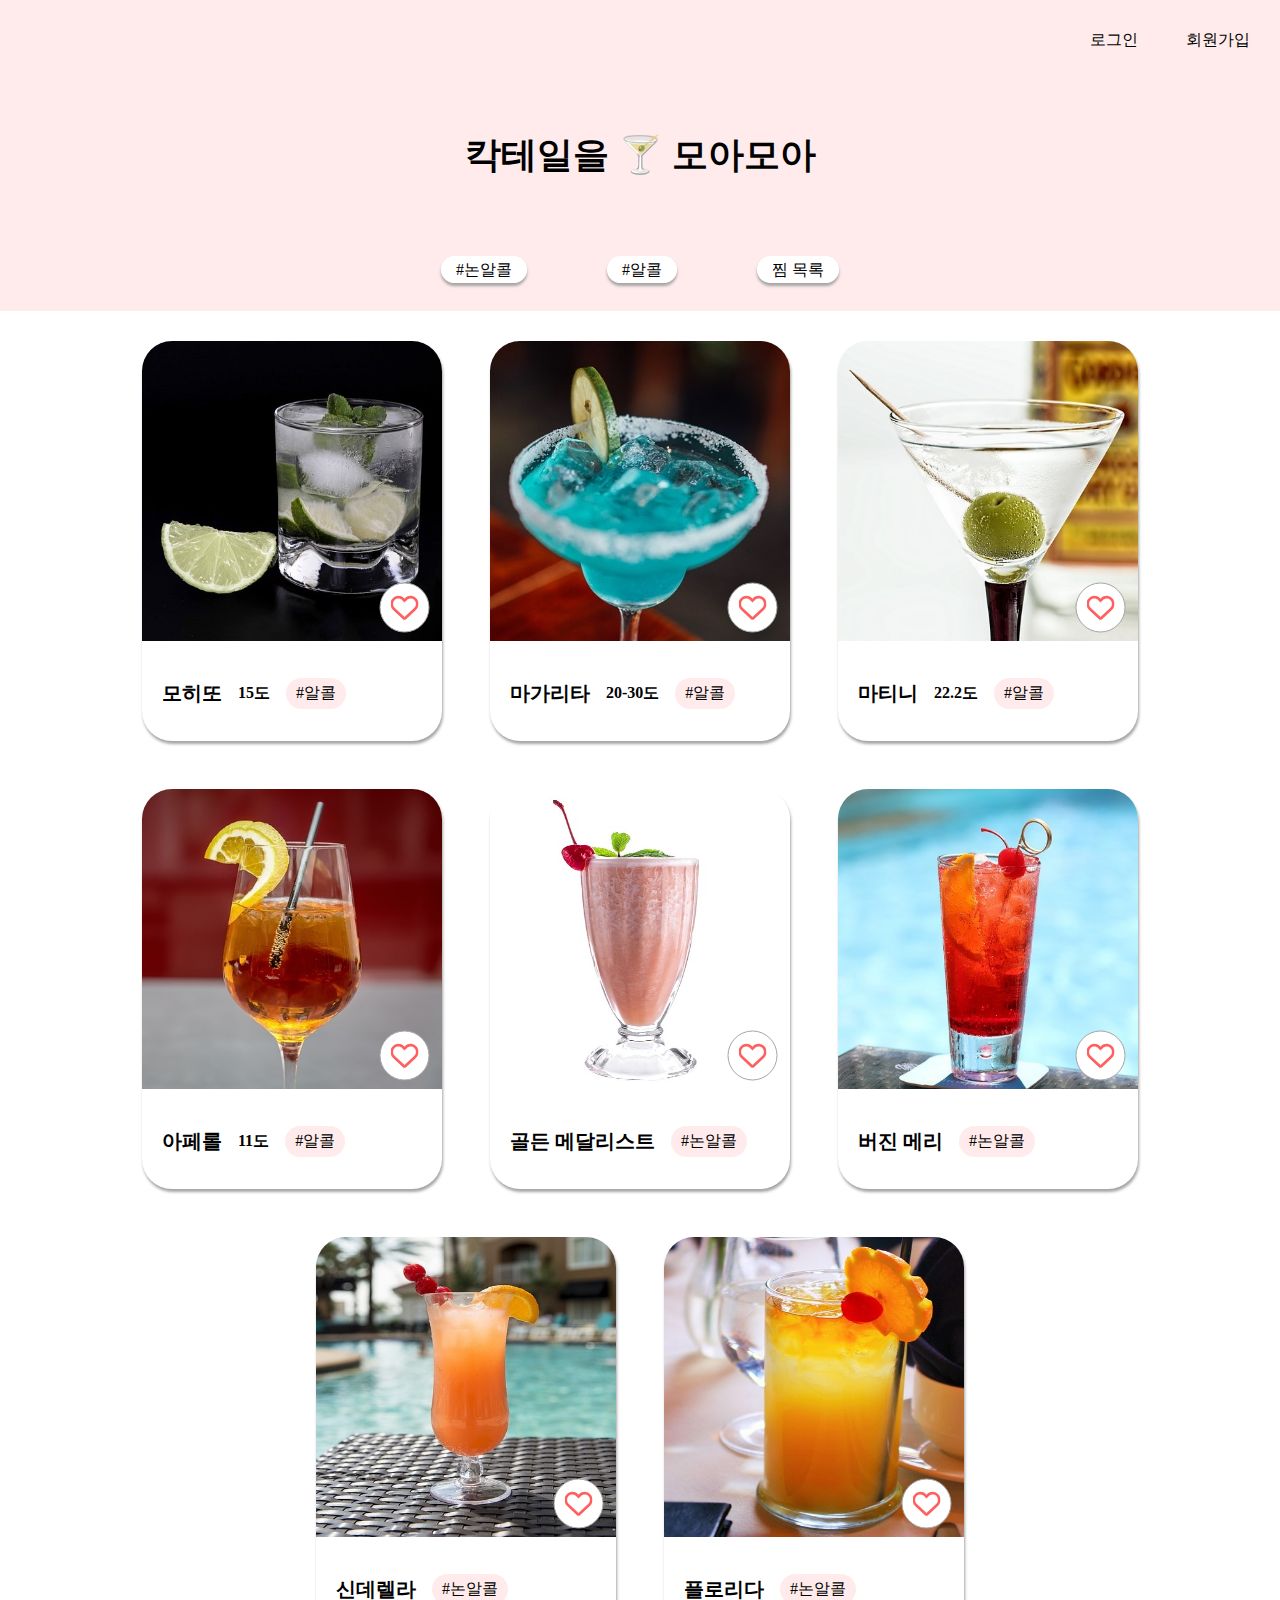
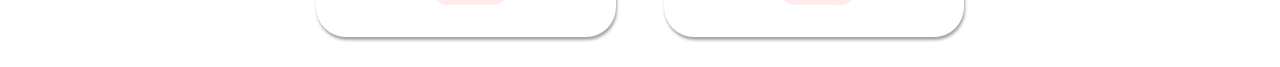
<file: index.html>
<!DOCTYPE html>
<html lang="ko">
<head>
  <meta charset="UTF-8">
  <meta http-equiv="X-UA-Compatible" content="IE=edge">
  <meta name="viewport" content="width=device-width, initial-scale=1.0">
  <title>칵테일을 모아모아</title>
  <link rel="stylesheet" href="./css/style.css">
  <link rel="stylesheet" href="./css/index.css">
</head>

<body>
  <header>
    <nav class="nav top">
      <ul>
        <li><a href="login.html">로그인</a></li>
        <li><a href="signup.html">회원가입</a></li>
      </ul>
    </nav>

    <h1 class="title main">
      <a href="index.html">칵테일을 🍸 모아모아</a>
    </h1>

    <nav class="nav main">
      <ul>
        <li><a href="non-alcohol.html">#논알콜</a></li>
        <li><a href="alcohol.html">#알콜</a></li>
        <li><a href="like.html">찜 목록</a></li>
      </ul>
    </nav>
  </header>

  <main>
    <article class="cocktail-card">
      <div class="img-box">
        <img src="./image/모히또.jpg" alt="모히또" class="img cocktail">
        <button type="button" class="btn like">
          <img src="./image/like.svg" alt="좋아요" class="img like">
        </button>
      </div>
      <dl class="info">
        <dt class="hidden">이름</dt>
        <dd>모히또</dd>
        <dt class="hidden">도수</dt>
        <dd>15도</dd>
        <dt class="hidden">알콜유무</dt>
        <dd>#알콜</dd>
      </dl>
    </article>

    <article class="cocktail-card">
      <div class="img-box">
        <img src="./image/마가리타.jpg" alt="마가리타" class="img cocktail">
        <button type="button" class="btn like">
          <img src="./image/like.svg" alt="좋아요" class="img like">
        </button>
      </div>
      <dl class="info">
        <dt class="hidden">이름</dt>
        <dd>마가리타</dd>
        <dt class="hidden">도수</dt>
        <dd>20-30도</dd>
        <dt class="hidden">알콜유무</dt>
        <dd>#알콜</dd>
      </dl>
    </article>

    <article class="cocktail-card">
      <div class="img-box">
        <img src="./image/마티니.jpg" alt="마티니" class="img cocktail">
        <button type="button" class="btn like">
          <img src="./image/like.svg" alt="좋아요" class="img like">
        </button>
      </div>
      <dl class="info">
        <dt class="hidden">이름</dt>
        <dd>마티니</dd>
        <dt class="hidden">도수</dt>
        <dd>22.2도</dd>
        <dt class="hidden">알콜유무</dt>
        <dd>#알콜</dd>
      </dl>
    </article>

    <article class="cocktail-card">
      <div class="img-box">
        <img src="./image/아페롤.jpg" alt="아페롤" class="img cocktail">
        <button type="button" class="btn like">
          <img src="./image/like.svg" alt="좋아요" class="img like">
        </button>
      </div>
      <dl class="info">
        <dt class="hidden">이름</dt>
        <dd>아페롤</dd>
        <dt class="hidden">도수</dt>
        <dd>11도</dd>
        <dt class="hidden">알콜유무</dt>
        <dd>#알콜</dd>
      </dl>
    </article>

    <article class="cocktail-card">
      <div class="img-box">
        <img src="./image/골든메달리스트.jpg" alt="골든 메달리스트" class="img cocktail">
        <button type="button" class="btn like">
          <img src="./image/like.svg" alt="좋아요" class="img like">
        </button>
      </div>
      <dl class="info">
        <dt class="hidden">이름</dt>
        <dd>골든 메달리스트</dd>
        <dt class="hidden">도수</dt>
        <dd class="hidden"></dd>
        <dt class="hidden">알콜유무</dt>
        <dd>#논알콜</dd>
      </dl>
    </article>

    <article class="cocktail-card">
      <div class="img-box">
        <img src="./image/버진메리.jpg" alt="버진메리" class="img cocktail">
        <button type="button" class="btn like">
          <img src="./image/like.svg" alt="좋아요" class="img like">
        </button>
      </div>
      <dl class="info">
        <dt class="hidden">이름</dt>
        <dd>버진 메리</dd>
        <dt class="hidden">도수</dt>
        <dd class="hidden"></dd>
        <dt class="hidden">알콜유무</dt>
        <dd>#논알콜</dd>
      </dl>
    </article>

    <article class="cocktail-card">
      <div class="img-box">
        <img src="./image/신데렐라.jpg" alt="신데렐라" class="img cocktail">
        <button type="button" class="btn like">
          <img src="./image/like.svg" alt="좋아요" class="img like">
        </button>
      </div>
      <dl class="info">
        <dt class="hidden">이름</dt>
        <dd>신데렐라</dd>
        <dt class="hidden">도수</dt>
        <dd class="hidden"></dd>
        <dt class="hidden">알콜유무</dt>
        <dd>#논알콜</dd>
      </dl>
    </article>

    <article class="cocktail-card">
      <div class="img-box">
        <img src="./image/플로리다.jpg" alt="플로리다" class="img cocktail">
        <button type="button" class="btn like">
          <img src="./image/like.svg" alt="좋아요" class="img like">
        </button>
      </div>
      <dl class="info">
        <dt class="hidden">이름</dt>
        <dd>플로리다</dd>
        <dt class="hidden">도수</dt>
        <dd class="hidden"></dd>
        <dt class="hidden">알콜유무</dt>
        <dd>#논알콜</dd>
      </dl>
    </article>
  </main>
</body>
</html>
</file>
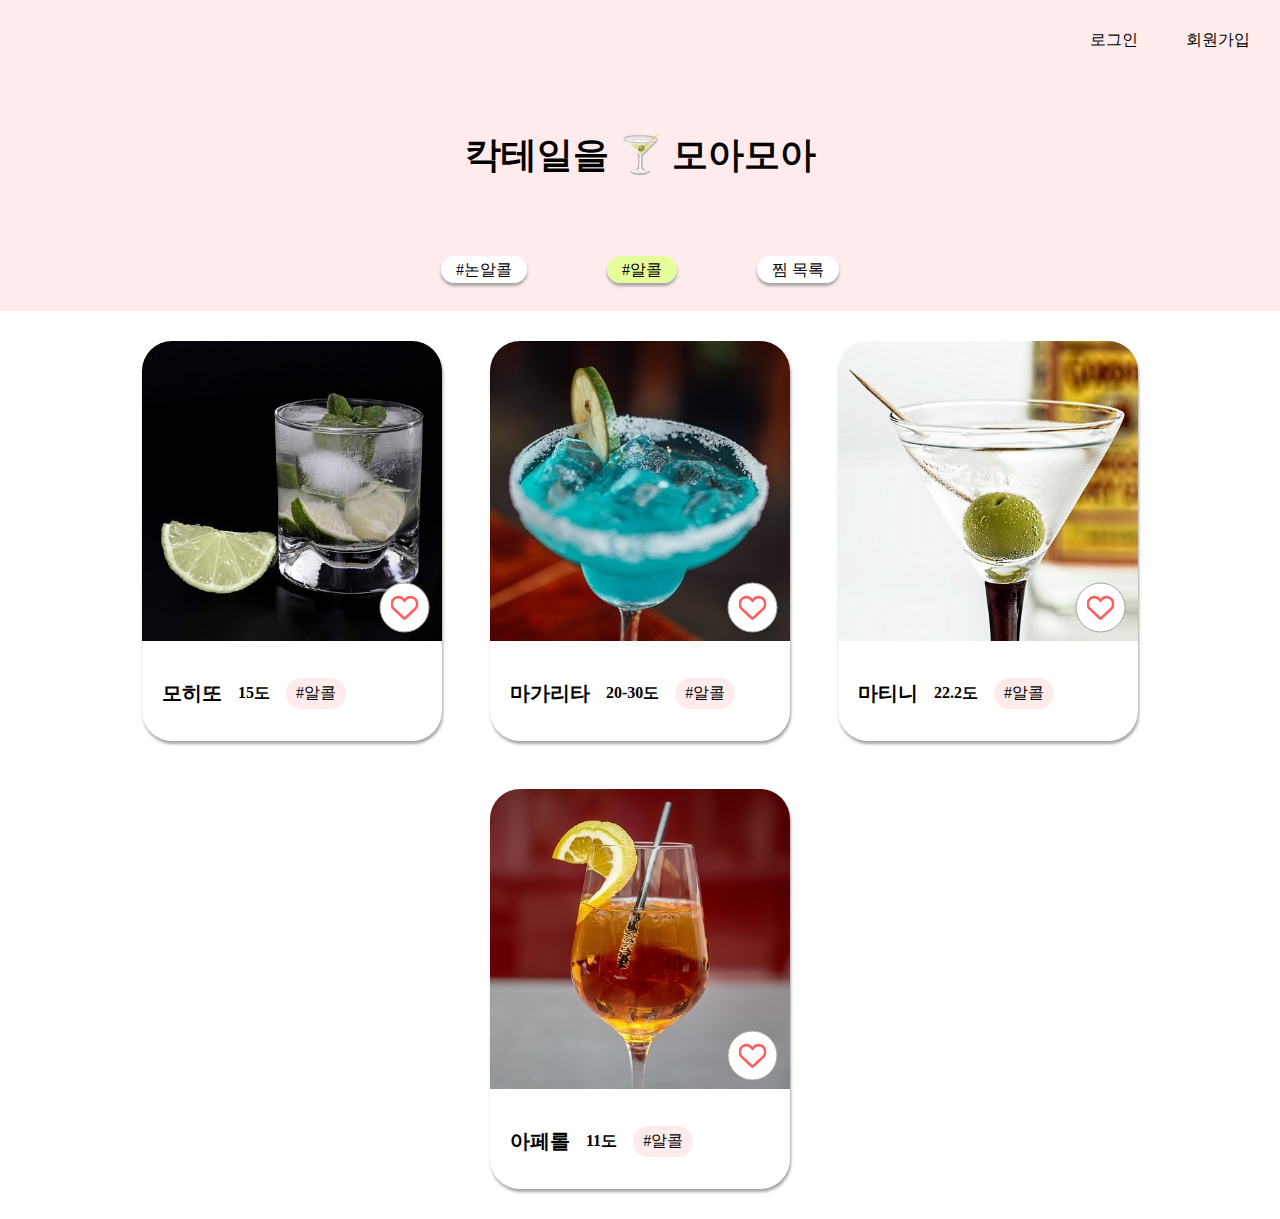
<file: alcohol.html>
<!DOCTYPE html>
<html lang="ko">
<head>
  <meta charset="UTF-8">
  <meta http-equiv="X-UA-Compatible" content="IE=edge">
  <meta name="viewport" content="width=device-width, initial-scale=1.0">
  <title>칵테일을 모아모아</title>
  <link rel="stylesheet" href="./css/style.css">
  <link rel="stylesheet" href="./css/index.css">
</head>

<body>
  <header>
    <nav class="nav top">
      <ul>
        <li><a href="login.html">로그인</a></li>
        <li><a href="signup.html">회원가입</a></li>
      </ul>
    </nav>

    <h1 class="title main">
      <a href="index.html">칵테일을 🍸 모아모아</a>
    </h1>

    <nav class="nav main">
      <ul>
        <li><a href="non-alcohol.html">#논알콜</a></li>
        <li><a href="alcohol.html" style="background-color: #e6ff9c;">#알콜</a></li>
        <li><a href="like.html">찜 목록</a></li>
      </ul>
    </nav>
  </header>

  <main>
    <article class="cocktail-card">
      <div class="img-box">
        <img src="./image/모히또.jpg" alt="모히또" class="img cocktail">
        <button type="button" class="btn like">
          <img src="./image/like.svg" alt="좋아요" class="img like">
        </button>
      </div>
      <dl class="info">
        <dt class="hidden">이름</dt>
        <dd>모히또</dd>
        <dt class="hidden">도수</dt>
        <dd>15도</dd>
        <dt class="hidden">알콜유무</dt>
        <dd>#알콜</dd>
      </dl>
    </article>

    <article class="cocktail-card">
      <div class="img-box">
        <img src="./image/마가리타.jpg" alt="마가리타" class="img cocktail">
        <button type="button" class="btn like">
          <img src="./image/like.svg" alt="좋아요" class="img like">
        </button>
      </div>
      <dl class="info">
        <dt class="hidden">이름</dt>
        <dd>마가리타</dd>
        <dt class="hidden">도수</dt>
        <dd>20-30도</dd>
        <dt class="hidden">알콜유무</dt>
        <dd>#알콜</dd>
      </dl>
    </article>

    <article class="cocktail-card">
      <div class="img-box">
        <img src="./image/마티니.jpg" alt="마티니" class="img cocktail">
        <button type="button" class="btn like">
          <img src="./image/like.svg" alt="좋아요" class="img like">
        </button>
      </div>
      <dl class="info">
        <dt class="hidden">이름</dt>
        <dd>마티니</dd>
        <dt class="hidden">도수</dt>
        <dd>22.2도</dd>
        <dt class="hidden">알콜유무</dt>
        <dd>#알콜</dd>
      </dl>
    </article>

    <article class="cocktail-card">
      <div class="img-box">
        <img src="./image/아페롤.jpg" alt="아페롤" class="img cocktail">
        <button type="button" class="btn like">
          <img src="./image/like.svg" alt="좋아요" class="img like">
        </button>
      </div>
      <dl class="info">
        <dt class="hidden">이름</dt>
        <dd>아페롤</dd>
        <dt class="hidden">도수</dt>
        <dd>11도</dd>
        <dt class="hidden">알콜유무</dt>
        <dd>#알콜</dd>
      </dl>
    </article>
  </main>
</body>
</html>
</file>
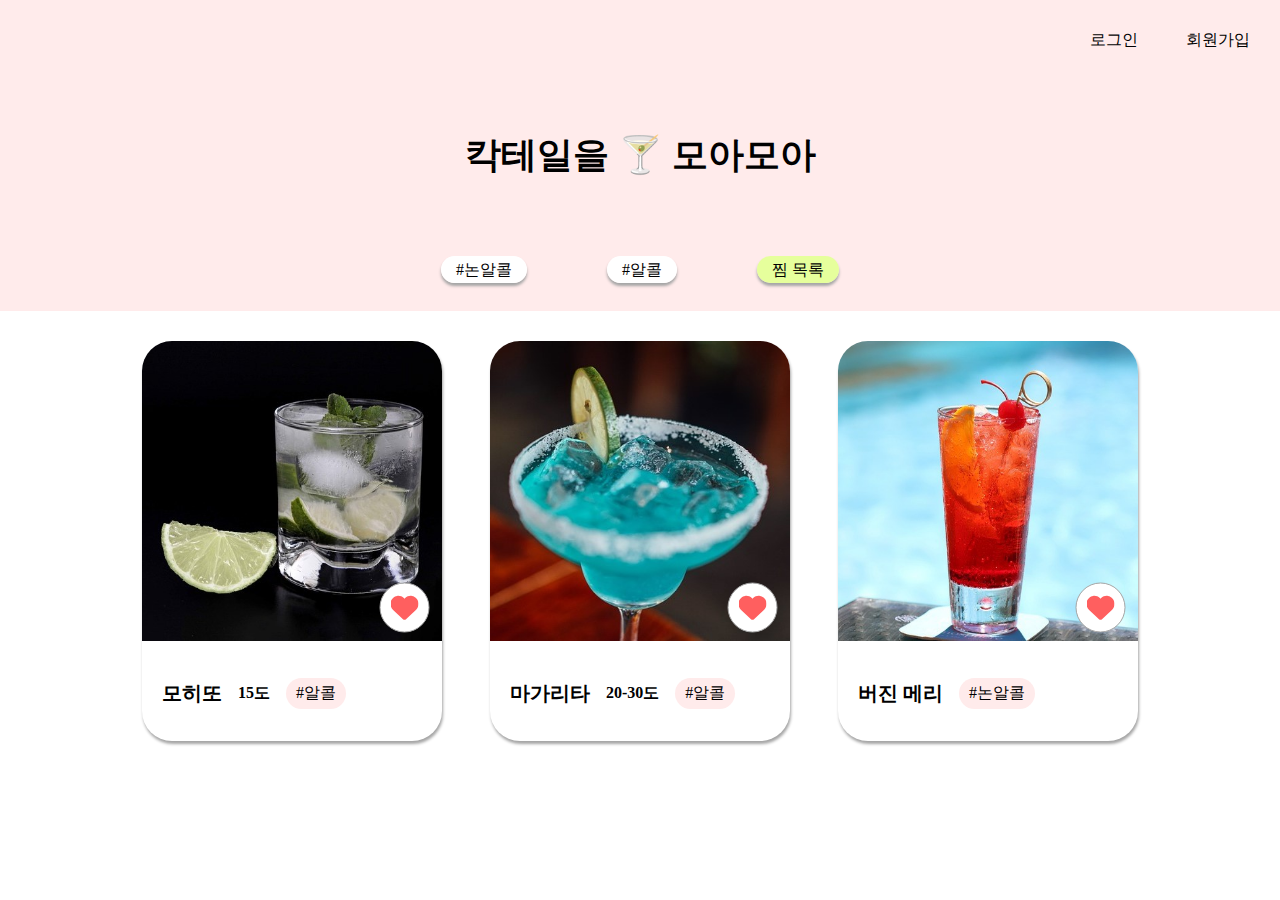
<file: like.html>
<!DOCTYPE html>
<html lang="ko">
<head>
  <meta charset="UTF-8">
  <meta http-equiv="X-UA-Compatible" content="IE=edge">
  <meta name="viewport" content="width=device-width, initial-scale=1.0">
  <title>칵테일을 모아모아</title>
  <link rel="stylesheet" href="./css/style.css">
  <link rel="stylesheet" href="./css/index.css">
</head>

<body>
  <header>
    <nav class="nav top">
      <ul>
        <li><a href="login.html">로그인</a></li>
        <li><a href="signup.html">회원가입</a></li>
      </ul>
    </nav>

    <h1 class="title main">
      <a href="index.html">칵테일을 🍸 모아모아</a>
    </h1>

    <nav class="nav main">
      <ul>
        <li><a href="non-alcohol.html">#논알콜</a></li>
        <li><a href="alcohol.html">#알콜</a></li>
        <li><a href="like.html" style="background-color: #e6ff9c;">찜 목록</a></li>
      </ul>
    </nav>
  </header>

  <main>
    <article class="cocktail-card">
      <div class="img-box">
        <img src="./image/모히또.jpg" alt="모히또" class="img cocktail">
        <button type="button" class="btn like">
          <img src="./image/like-fill.svg" alt="좋아요" class="img like">
        </button>
      </div>
      <dl class="info">
        <dt class="hidden">이름</dt>
        <dd>모히또</dd>
        <dt class="hidden">도수</dt>
        <dd>15도</dd>
        <dt class="hidden">알콜유무</dt>
        <dd>#알콜</dd>
      </dl>
    </article>

    <article class="cocktail-card">
      <div class="img-box">
        <img src="./image/마가리타.jpg" alt="마가리타" class="img cocktail">
        <button type="button" class="btn like">
          <img src="./image/like-fill.svg" alt="좋아요" class="img like">
        </button>
      </div>
      <dl class="info">
        <dt class="hidden">이름</dt>
        <dd>마가리타</dd>
        <dt class="hidden">도수</dt>
        <dd>20-30도</dd>
        <dt class="hidden">알콜유무</dt>
        <dd>#알콜</dd>
      </dl>
    </article>

    <article class="cocktail-card">
      <div class="img-box">
        <img src="./image/버진메리.jpg" alt="버진메리" class="img cocktail">
        <button type="button" class="btn like">
          <img src="./image/like-fill.svg" alt="좋아요" class="img like">
        </button>
      </div>
      <dl class="info">
        <dt class="hidden">이름</dt>
        <dd>버진 메리</dd>
        <dt class="hidden">도수</dt>
        <dd class="hidden"></dd>
        <dt class="hidden">알콜유무</dt>
        <dd>#논알콜</dd>
      </dl>
    </article>
  </main>
</body>
</html>
</file>
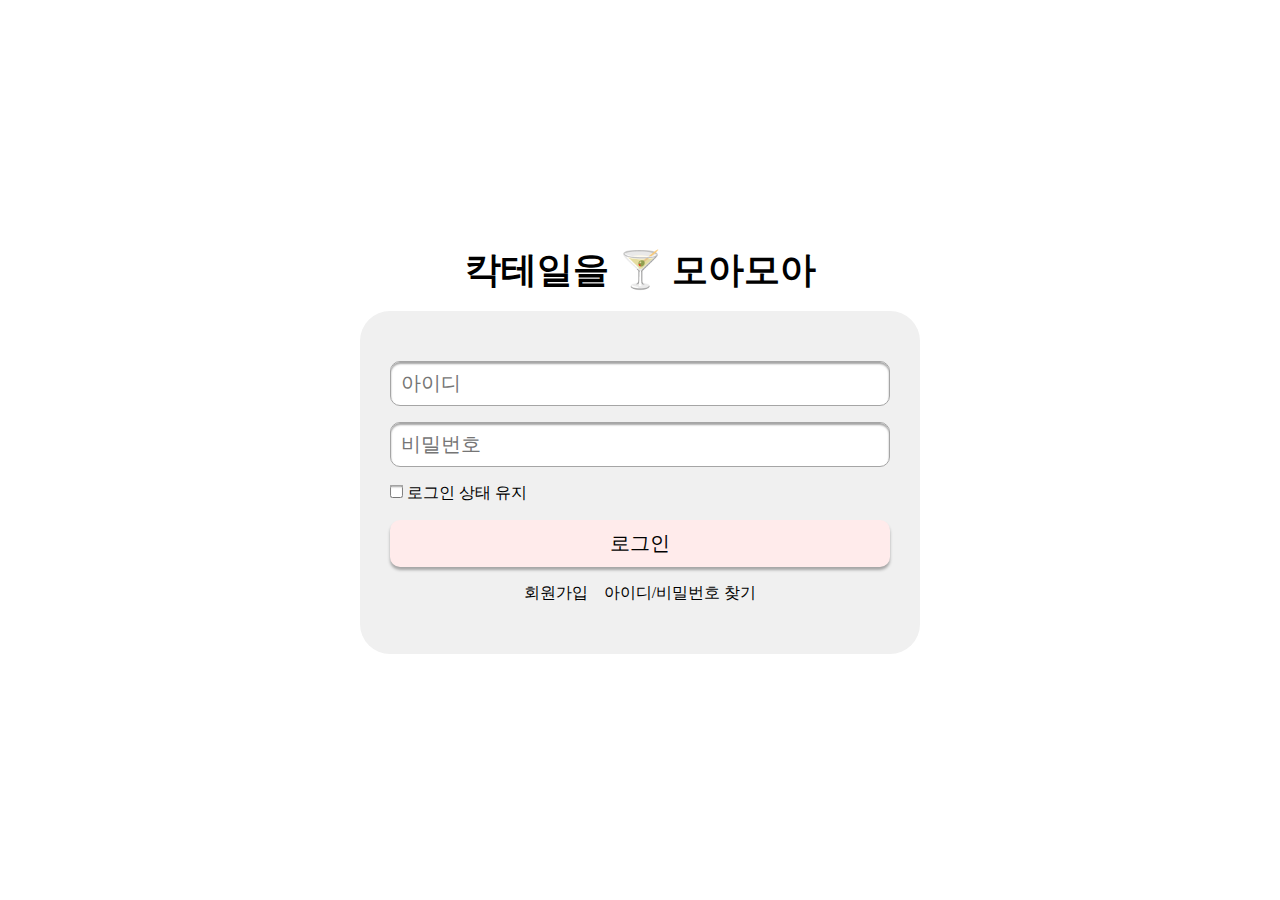
<file: login.html>
<!DOCTYPE html>
<html lang="ko">
<head>
  <meta charset="UTF-8">
  <meta name="viewport" content="width=device-width, initial-scale=1.0">
  <title>칵테일을 모아모아</title>
  <link rel="stylesheet" href="./css/style.css">
  <link rel="stylesheet" href="./css/form.css">
</head>

<body>
  <section class="container login">
    <h1 class="title login">
      <a href="index.html">칵테일을 🍸 모아모아</a>
    </h1>

    <form action="" method="GET" class="form login">
      <input type="text" id="id" placeholder="아이디" required/>
      <input type="password" id="pwd" placeholder="비밀번호" required>
      <div class="status-group">
        <input type="checkbox" id="status" value="1"/>
        <label for="status">로그인 상태 유지</label>
      </div>
      <button type="submit" class="btn login">로그인</button>

      <ul class="nav bottom">
        <li><a href="signup.html">회원가입</a></li>
        <li><a href="#">아이디/비밀번호 찾기</a></li>
      </ul>
    </form>
  </section>  
</body>
</html>
</file>
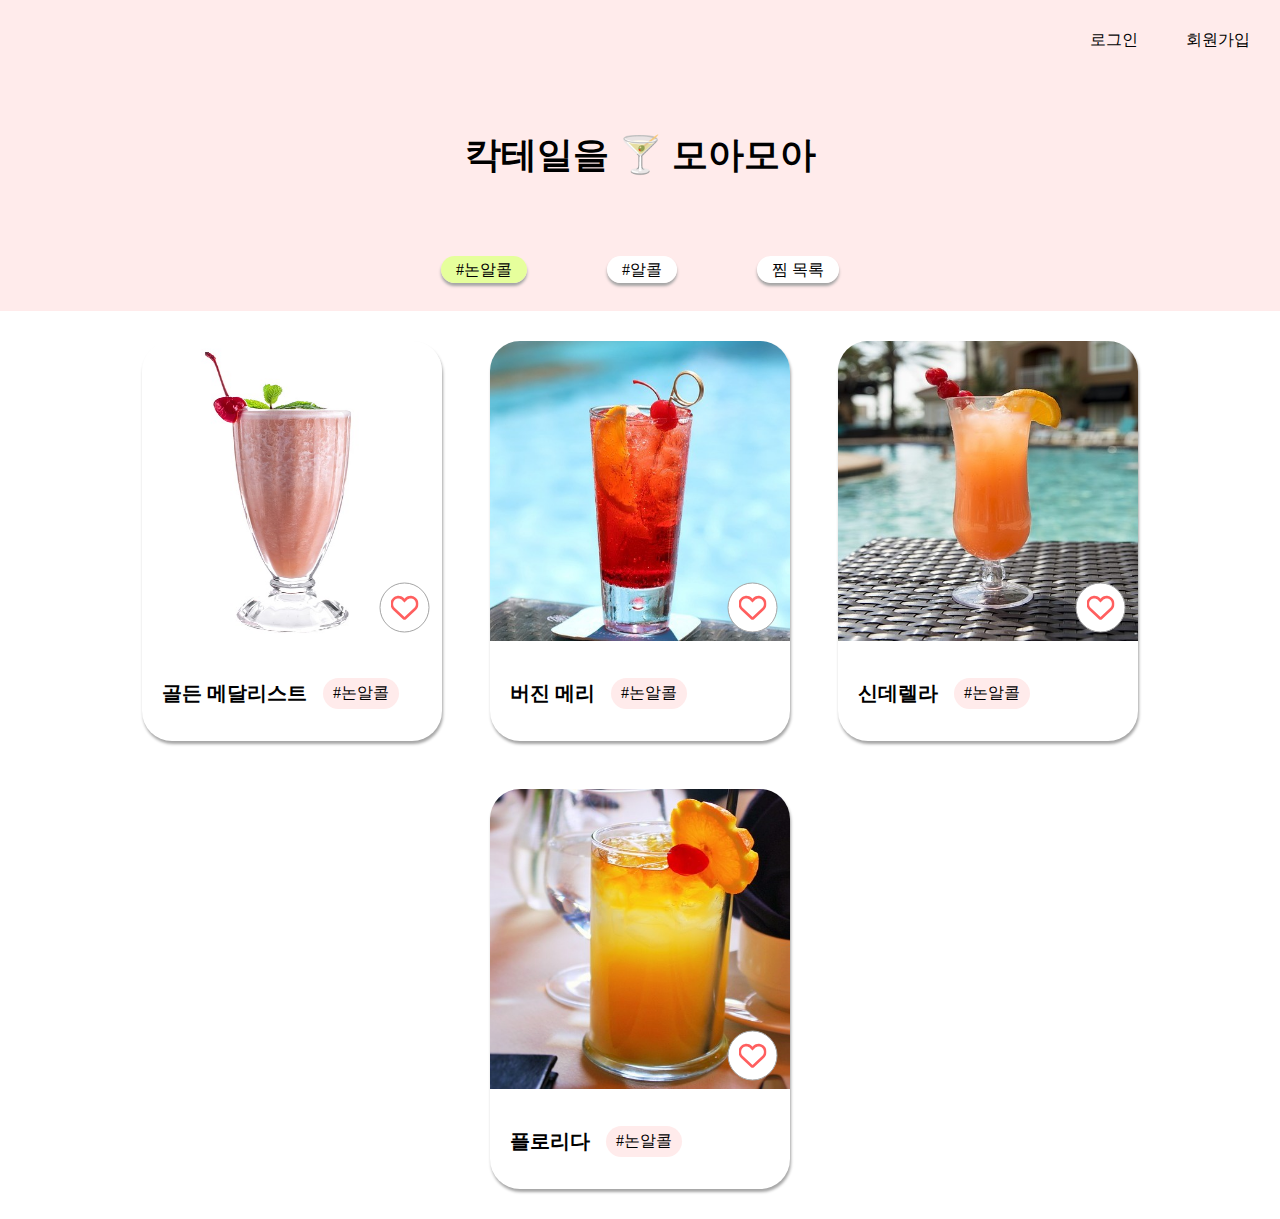
<file: non-alcohol.html>
<!DOCTYPE html>
<html lang="ko">
<head>
  <meta charset="UTF-8">
  <meta http-equiv="X-UA-Compatible" content="IE=edge">
  <meta name="viewport" content="width=device-width, initial-scale=1.0">
  <title>칵테일을 모아모아</title>
  <link rel="stylesheet" href="./css/style.css">
  <link rel="stylesheet" href="./css/index.css">
</head>

<body>
  <header>
    <nav class="nav top">
      <ul>
        <li><a href="login.html">로그인</a></li>
        <li><a href="signup.html">회원가입</a></li>
      </ul>
    </nav>

    <h1 class="title main">
      <a href="index.html">칵테일을 🍸 모아모아</a>
    </h1>

    <nav class="nav main">
      <ul>
        <li><a href="non-alcohol.html" style="background-color: #e6ff9c;">#논알콜</a></li>
        <li><a href="alcohol.html">#알콜</a></li>
        <li><a href="like.html">찜 목록</a></li>
      </ul>
    </nav>
  </header>

  <main>
    <article class="cocktail-card">
      <div class="img-box">
        <img src="./image/골든메달리스트.jpg" alt="골든 메달리스트" class="img cocktail">
        <button type="button" class="btn like">
          <img src="./image/like.svg" alt="좋아요" class="img like">
        </button>
      </div>
      <dl class="info">
        <dt class="hidden">이름</dt>
        <dd>골든 메달리스트</dd>
        <dt class="hidden">도수</dt>
        <dd class="hidden"></dd>
        <dt class="hidden">알콜유무</dt>
        <dd>#논알콜</dd>
      </dl>
    </article>

    <article class="cocktail-card">
      <div class="img-box">
        <img src="./image/버진메리.jpg" alt="버진메리" class="img cocktail">
        <button type="button" class="btn like">
          <img src="./image/like.svg" alt="좋아요" class="img like">
        </button>
      </div>
      <dl class="info">
        <dt class="hidden">이름</dt>
        <dd>버진 메리</dd>
        <dt class="hidden">도수</dt>
        <dd class="hidden"></dd>
        <dt class="hidden">알콜유무</dt>
        <dd>#논알콜</dd>
      </dl>
    </article>

    <article class="cocktail-card">
      <div class="img-box">
        <img src="./image/신데렐라.jpg" alt="신데렐라" class="img cocktail">
        <button type="button" class="btn like">
          <img src="./image/like.svg" alt="좋아요" class="img like">
        </button>
      </div>
      <dl class="info">
        <dt class="hidden">이름</dt>
        <dd>신데렐라</dd>
        <dt class="hidden">도수</dt>
        <dd class="hidden"></dd>
        <dt class="hidden">알콜유무</dt>
        <dd>#논알콜</dd>
      </dl>
    </article>

    <article class="cocktail-card">
      <div class="img-box">
        <img src="./image/플로리다.jpg" alt="플로리다" class="img cocktail">
        <button type="button" class="btn like">
          <img src="./image/like.svg" alt="좋아요" class="img like">
        </button>
      </div>
      <dl class="info">
        <dt class="hidden">이름</dt>
        <dd>플로리다</dd>
        <dt class="hidden">도수</dt>
        <dd class="hidden"></dd>
        <dt class="hidden">알콜유무</dt>
        <dd>#논알콜</dd>
      </dl>
    </article>
  </main>
</body>
</html>
</file>
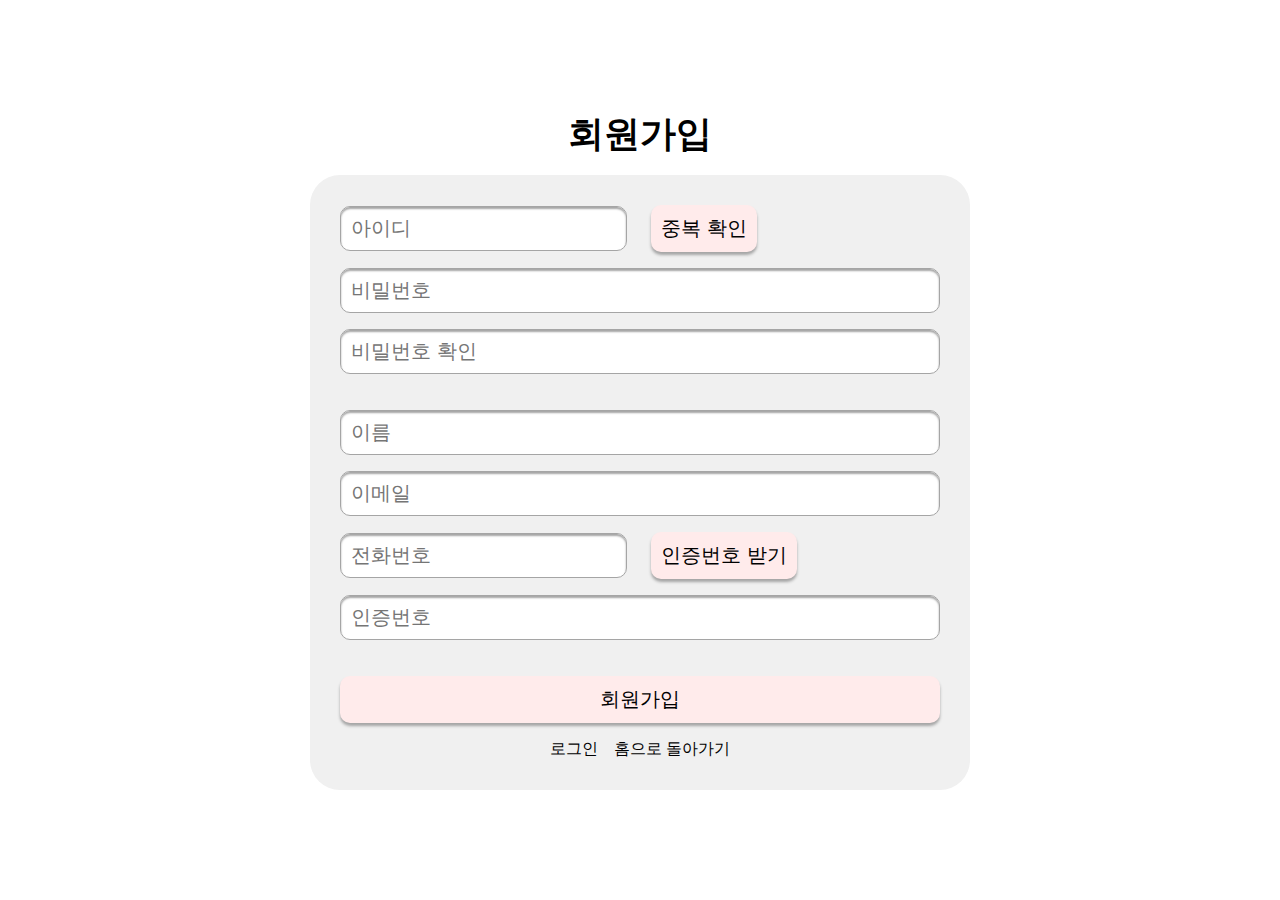
<file: signup.html>
<!DOCTYPE html>
<html lang="en">
<head>
  <meta charset="UTF-8">
  <meta name="viewport" content="width=device-width, initial-scale=1.0">
  <title>칵테일을 모아모아</title>
  <link rel="stylesheet" href="./css/style.css">
  <link rel="stylesheet" href="./css/form.css">
</head>

<body>
  <section class="container login">
    <h1 class="title login">
      <a href="signup.html">회원가입</a>
    </h1>

    <form action="" method="GET" class="form signup">
      <div class="id-group">
        <input type="text" id="id" placeholder="아이디" required/>
        <button type="button" class="btn id">중복 확인</button>
      </div> 
      <input type="password" id="pwd1" placeholder="비밀번호" required>
      <input type="password" id="pwd2" placeholder="비밀번호 확인" required>
      <input type="text" id="name" placeholder="이름" required/>
      <input type="email" id="email" placeholder="이메일" required/>
      <div class="phone-group">
        <input type="tel" id="tel" placeholder="전화번호"/>
        <button type="button" class="btn number">인증번호 받기</button>
      </div>
      <input type="number" id="number" placeholder="인증번호" required/>

      <button type="submit" class="btn signup">회원가입</button>

      <ul class="nav bottom">
        <li><a href="login.html">로그인</a></li>
        <li><a href="index.html">홈으로 돌아가기</a></li>
      </ul>
    </form>
  </section>  
</body>
</html>
</file>
<file: css/style.css>
:root {
  --fs-tiny: 14px;
  --fs-small: 16px;
  --fs-middle: 20px;
  --fs-large: 36px;

  --gap1: 1rem;
  --gap3: 3rem;
  --gap5: 5rem;

  --red: #FF5F5F;
  --pink: #FFEBEB;
  --light-green: #e6ff9c;
  --light-gray: #F0F0F0;
  --dark-gray: #A5A5A5;
}

* {
  box-sizing: 0;
  margin: 0;
  padding: 0;
}

body {
  font-size: var(--fs-small);
}

a {
  text-decoration: none;
  color: inherit;
}

ol,
ul,
li {
  list-style: none;
}

button {
  border: none;
  cursor: pointer;
}

input {
  border: none;
}

.hidden {
  display: none;
}
</file>
<file: css/index.css>
:root {
  --fs-tiny: 14px;
  --fs-small: 16px;
  --fs-middle: 20px;
  --fs-large: 36px;

  --gap1: 1rem;
  --gap3: 3rem;
  --gap5: 5rem;

  --red: #FF5F5F;
  --pink: #FFEBEB;
  --light-green: #e6ff9c;
  --light-gray: #F0F0F0;
  --dark-gray: #A5A5A5;
}

/* Header */
header {
  display: flex;
  flex-direction: column;
  gap: var(--gap5);
  padding: 30px;
  background-color: var(--pink);
  text-align: center;
}
.nav.top ul {
  display: flex;
  gap: var(--gap3);
  justify-content: flex-end;
}
.title.main {
  font-size: var(--fs-large);
}
.nav.main ul {
  display: flex;
  gap: var(--gap5);
  justify-content: center;
}
.nav.main li:hover {
  transform: translateY(-10px);
}
.nav.main a {
  padding: 5px 15px;
  border-radius: 20px;
  background-color: #fff;
  box-shadow: 0 3px 3px var(--dark-gray);
}
.nav.main a:hover {
  background-color: var(--light-green);
}

/* Main */
main {
  display: flex;
  flex-wrap: wrap;
  gap: var(--gap3);
  justify-content: center;
  padding: 30px;
}
.cocktail-card {
  display: flex;
  flex-direction: column;
  width: 300px;
  height: 400px;
  border-radius: 30px;
  box-shadow: 1px 3px 3px var(--dark-gray);
}
.img-box {
  position: relative;
}
.img.cocktail {
  width: 100%;
  height: 300px;
  border-radius: 30px 30px 0 0;
}
.btn.like {
  position: absolute;
  bottom: 5%; right: 5%;
  transform: translate(5%, 5%);
  width: 50px;
  height: 50px;
  padding: 10px;
  border: 1px solid var(--dark-gray);
  border-radius: 100%;
  background-color: #fff;
}
.img.like {
  width: 100%;
}
.info {
  display: flex;
  align-items: center;
  gap: var(--gap1);
  height: 100%;
  padding: 20px 20px;
}
.info dd:nth-child(2) {
  font-size: var(--fs-middle);
  font-weight: 700;
}
.info dd:nth-child(4) {
  font-weight: 700;
}
.info dd:nth-child(6) {
  padding: 5px 10px;
  border-radius: 20px;
  background-color: var(--pink);
}
</file>
<file: css/form.css>
:root {
  --fs-tiny: 14px;
  --fs-small: 16px;
  --fs-middle: 20px;
  --fs-large: 36px;

  --gap1: 1rem;
  --gap3: 3rem;
  --gap5: 5rem;

  --red: #FF5F5F;
  --pink: #FFEBEB;
  --light-green: #e6ff9c;
  --light-gray: #F0F0F0;
  --dark-gray: #A5A5A5;
}

/* Global */
.container {
  display: flex;
  flex-direction: column;
  gap: var(--gap1);
  justify-content: center;
  align-items: center;
  width: 100%;
  height: 100vh;
}
.title {
  font-size: var(--fs-large);
}
.form {
  display: flex;
  flex-direction: column;
  gap: var(--gap1);
  border-radius: 30px;
  background-color: var(--light-gray);
}
.form input {
  padding: 10px;
  border: 1px solid var(--dark-gray);
  border-radius: 10px;
  font-size: var(--fs-middle);
  box-shadow: inset 0 2px 2px var(--dark-gray);
}
.btn {
  padding: 10px;
  border-radius: 10px;
  background-color: var(--pink);
  font-size: var(--fs-middle);
  box-shadow: 0 3px 3px var(--dark-gray);
}

/* login.html */
.form.login {
  width: 500px;
  padding: 50px 30px;
}
.title.login {
  text-align: center;
}
.nav.bottom {
  display: flex;
  justify-content: center;
  gap: var(--gap1);
}

/* signup.html */
.form.signup {
  width: 600px;
  padding: 30px;
}
.form.signup #id,
.form.signup #tel {
  margin-right: 20px;
}
.form.signup #pwd2,
.form.signup #number {
  margin-bottom: 20px;
}
</file>
